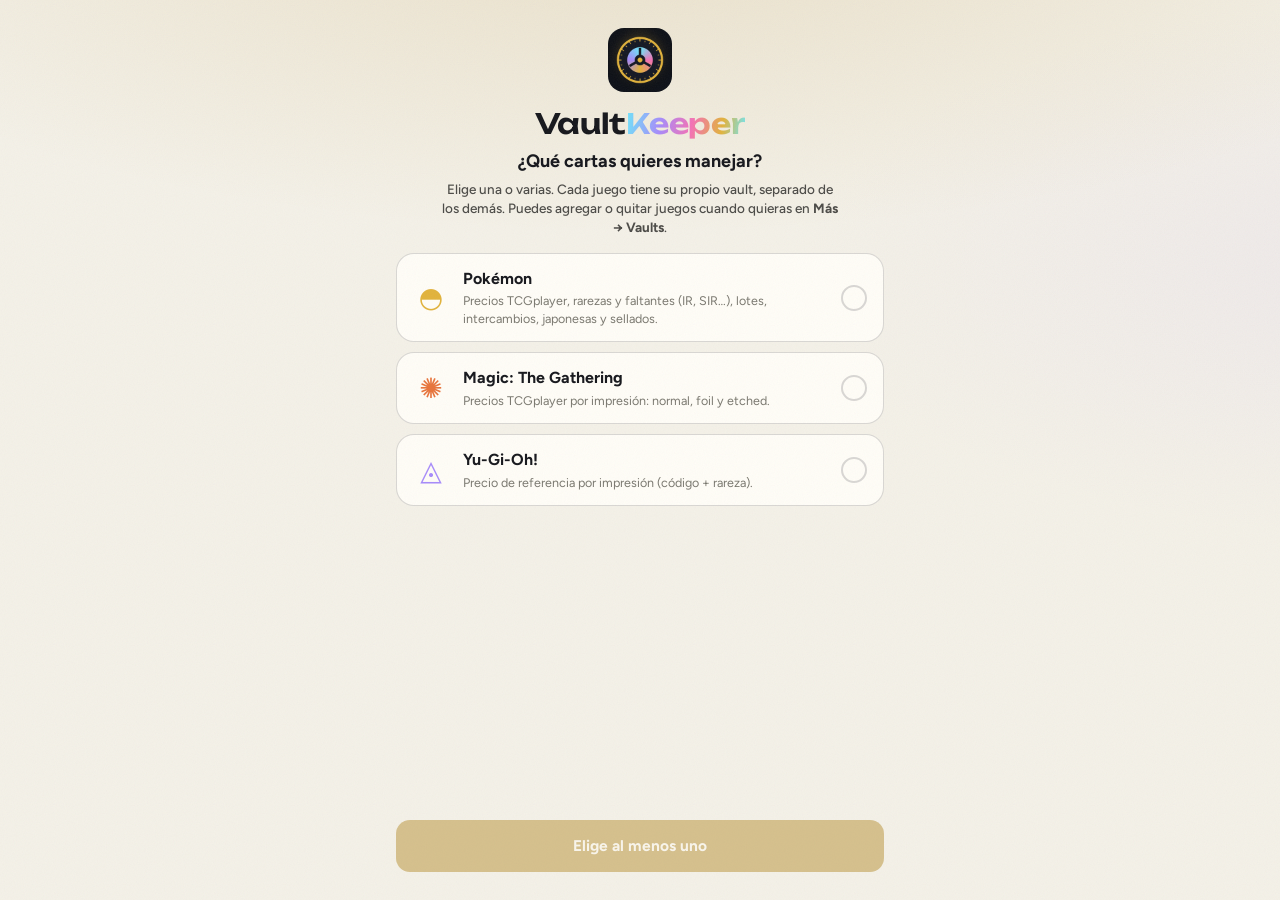
<file: index.html>
<!doctype html>
<html lang="es">
<head>
  <meta charset="utf-8">
  <meta name="viewport" content="width=device-width, initial-scale=1, maximum-scale=1, viewport-fit=cover">
  <title>VaultKeeper</title>
  <meta name="description" content="Escanea cartas Pokémon, compara con TCGplayer y lleva tu portafolio de compras, ventas e intercambios.">
  <meta name="theme-color" content="#0c0f16" media="(prefers-color-scheme: dark)">
  <meta name="theme-color" content="#f4f1e8" media="(prefers-color-scheme: light)">
  <meta name="apple-mobile-web-app-capable" content="yes">
  <meta name="mobile-web-app-capable" content="yes">
  <meta name="apple-mobile-web-app-status-bar-style" content="black-translucent">
  <meta name="apple-mobile-web-app-title" content="VaultKeeper">
  <link rel="apple-touch-icon" href="icons/apple-touch-icon.png">
  <link rel="icon" type="image/png" href="icons/favicon.png">
  <link rel="manifest" href="manifest.webmanifest">
  <link rel="preconnect" href="https://fonts.googleapis.com">
  <link rel="preconnect" href="https://fonts.gstatic.com" crossorigin>
  <link rel="preconnect" href="https://api.tcgdex.net">
  <link href="https://fonts.googleapis.com/css2?family=Figtree:wght@400;500;600;700;800&family=Unbounded:wght@500;600;700;800&display=swap" rel="stylesheet">
  <link rel="stylesheet" href="styles.css">
  <script>
    // Before the app starts: the first time, ask which card games to manage (elegir.html); later,
    // open the vault used last. Pokémon is this page; the other games live in otros.html.
    try {
      var ls = localStorage, j = function (k) { try { return JSON.parse(ls.getItem(k) || 'null'); } catch (e) { return null; } };
      var idOf = function (k) { return k === 'vaultkeeper:v1' ? 'pokemon' : k.split(':')[1]; };
      var withData = [];
      for (var i = 0; i < ls.length; i++) {
        var k = ls.key(i);
        if (/^vaultkeeper:(v1|[a-z0-9]+:v1)$/.test(k)) { var s = j(k); if (s && s.items && s.items.length) withData.push(idOf(k)); }
      }
      var legacy = j('vaultkeeper:vaults');
      var chosen = j('vaultkeeper:juegos') || (legacy ? ['pokemon'].concat(legacy) : null);
      if (!chosen && !withData.length) location.replace('elegir.html');
      else {
        var on = (chosen || []).concat(withData), last = ls.getItem('vaultkeeper:lastVault');
        var fresh = !sessionStorage.getItem('vk:session'), target = null;
        sessionStorage.setItem('vk:session', '1');
        var other = last && last !== 'pokemon' && on.indexOf(last) >= 0 ? last : null;
        // Pokémon not chosen: never stay here (except for the shared Ajustes).
        if (on.indexOf('pokemon') < 0 && location.hash.indexOf('#/ajustes') !== 0) target = other || on[0];
        else if (fresh) target = other;
        if (target && target !== 'pokemon') location.replace('otros.html?juego=' + target);
      }
    } catch (e) {}
  </script>
</head>
<body>
  <header class="topbar">
    <div class="brand-row">
      <a class="brand" href="#/inicio" aria-label="VaultKeeper inicio">
        <img src="icons/favicon.png" alt="" width="28" height="28">
        <span>Vault<em>Keeper</em></span>
      </a>
      <button class="vault-pill" type="button"></button>
    </div>
    <div class="top-right">
      <span class="fxchip" title="Tipo de cambio usado">US$1 = $—</span>
      <span class="offline-dot" title="Sin conexión">sin red</span>
      <a class="gear icon-btn" href="#/ajustes" aria-label="Ajustes">
        <svg width="20" height="20" viewBox="0 0 24 24" fill="none" stroke="currentColor" stroke-width="1.8"><circle cx="12" cy="12" r="3.2"/><path d="M19.4 15a1.7 1.7 0 0 0 .3 1.8l.1.1a2 2 0 1 1-2.8 2.8l-.1-.1a1.7 1.7 0 0 0-1.8-.3 1.7 1.7 0 0 0-1 1.5V21a2 2 0 1 1-4 0v-.1a1.7 1.7 0 0 0-1.1-1.5 1.7 1.7 0 0 0-1.8.3l-.1.1a2 2 0 1 1-2.8-2.8l.1-.1a1.7 1.7 0 0 0 .3-1.8 1.7 1.7 0 0 0-1.5-1H3a2 2 0 1 1 0-4h.1a1.7 1.7 0 0 0 1.5-1.1 1.7 1.7 0 0 0-.3-1.8l-.1-.1a2 2 0 1 1 2.8-2.8l.1.1a1.7 1.7 0 0 0 1.8.3H9a1.7 1.7 0 0 0 1-1.5V3a2 2 0 1 1 4 0v.1a1.7 1.7 0 0 0 1 1.5 1.7 1.7 0 0 0 1.8-.3l.1-.1a2 2 0 1 1 2.8 2.8l-.1.1a1.7 1.7 0 0 0-.3 1.8V9a1.7 1.7 0 0 0 1.5 1H21a2 2 0 1 1 0 4h-.1a1.7 1.7 0 0 0-1.5 1Z"/></svg>
      </a>
    </div>
    <div class="statusbar" hidden><i></i><span></span></div>
  </header>

  <main id="view"></main>

  <nav class="tabbar" aria-label="Secciones">
    <a href="#/inicio" data-route="inicio">
      <svg viewBox="0 0 24 24"><path d="M4 11.5 12 5l8 6.5V19a1 1 0 0 1-1 1h-4.5v-5h-5v5H5a1 1 0 0 1-1-1z"/></svg><span>Inicio</span>
    </a>
    <a href="#/coleccion" data-route="coleccion">
      <svg viewBox="0 0 24 24"><rect x="4" y="5" width="9" height="13" rx="1.6"/><path d="M15.5 7.2 19 8.1a1 1 0 0 1 .7 1.2l-2.6 9.6"/></svg><span>Colección</span>
    </a>
    <button class="scan-fab" aria-label="Escanear carta"><span><svg viewBox="0 0 24 24"><path d="M4 8V6a2 2 0 0 1 2-2h2M16 4h2a2 2 0 0 1 2 2v2M20 16v2a2 2 0 0 1-2 2h-2M8 20H6a2 2 0 0 1-2-2v-2"/><circle cx="12" cy="12" r="3.4"/></svg></span></button>
    <a href="#/faltantes" data-route="faltantes">
      <svg viewBox="0 0 24 24"><path d="m12 4 2.3 4.7 5.2.8-3.8 3.6.9 5.1L12 15.8l-4.6 2.4.9-5.1L4.5 9.5l5.2-.8z"/></svg><span>Faltantes</span>
    </a>
    <a href="#/mas" data-route="mas">
      <svg viewBox="0 0 24 24"><circle cx="5.5" cy="12" r="1.6"/><circle cx="12" cy="12" r="1.6"/><circle cx="18.5" cy="12" r="1.6"/></svg><span>Más</span>
    </a>
  </nav>

  <button class="to-top" aria-label="Volver arriba" tabindex="-1" aria-hidden="true"><svg viewBox="0 0 24 24"><path d="M12 19V5M5.5 11.5 12 5l6.5 6.5"/></svg></button>

  <div id="sheets"></div>
  <div id="toast" class="toast" role="status" aria-live="polite"></div>

  <script type="module" src="js/app.js"></script>
</body>
</html>
</file>
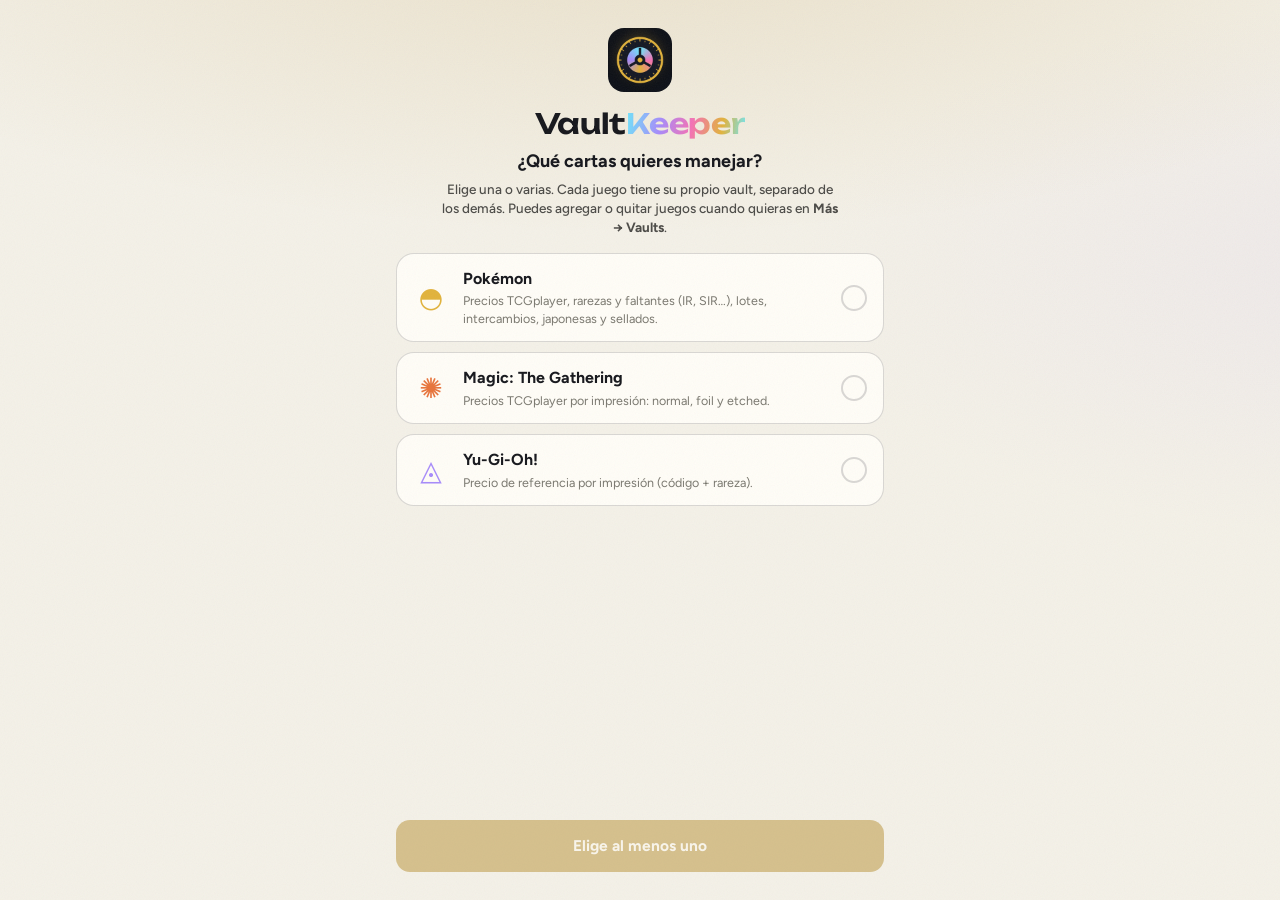
<file: elegir.html>
<!doctype html>
<html lang="es">
<head>
  <meta charset="utf-8">
  <meta name="viewport" content="width=device-width, initial-scale=1, maximum-scale=1, viewport-fit=cover">
  <title>VaultKeeper · ¿Qué cartas manejas?</title>
  <meta name="theme-color" content="#0c0f16" media="(prefers-color-scheme: dark)">
  <meta name="theme-color" content="#f4f1e8" media="(prefers-color-scheme: light)">
  <meta name="apple-mobile-web-app-capable" content="yes">
  <meta name="mobile-web-app-capable" content="yes">
  <meta name="apple-mobile-web-app-status-bar-style" content="black-translucent">
  <meta name="apple-mobile-web-app-title" content="VaultKeeper">
  <link rel="apple-touch-icon" href="icons/apple-touch-icon.png">
  <link rel="icon" type="image/png" href="icons/favicon.png">
  <link rel="manifest" href="manifest.webmanifest">
  <link href="https://fonts.googleapis.com/css2?family=Figtree:wght@400;500;600;700;800&family=Unbounded:wght@500;600;700;800&display=swap" rel="stylesheet">
  <link rel="stylesheet" href="styles.css">
</head>
<body class="chooser">
  <main class="choose">
    <div class="choose-head">
      <img src="icons/icon-192.png" alt="" width="64" height="64">
      <h1>Vault<em>Keeper</em></h1>
      <p>¿Qué cartas quieres manejar?</p>
      <p class="muted small">Elige una o varias. Cada juego tiene su propio vault, separado de los demás. Puedes agregar o quitar juegos cuando quieras en <b>Más → Vaults</b>.</p>
    </div>
    <div class="choose-list" role="group" aria-label="Juegos"></div>
    <button class="btn primary full start" disabled>Elige al menos uno</button>
  </main>
  <script type="module" src="js/elegir.js"></script>
</body>
</html>
</file>
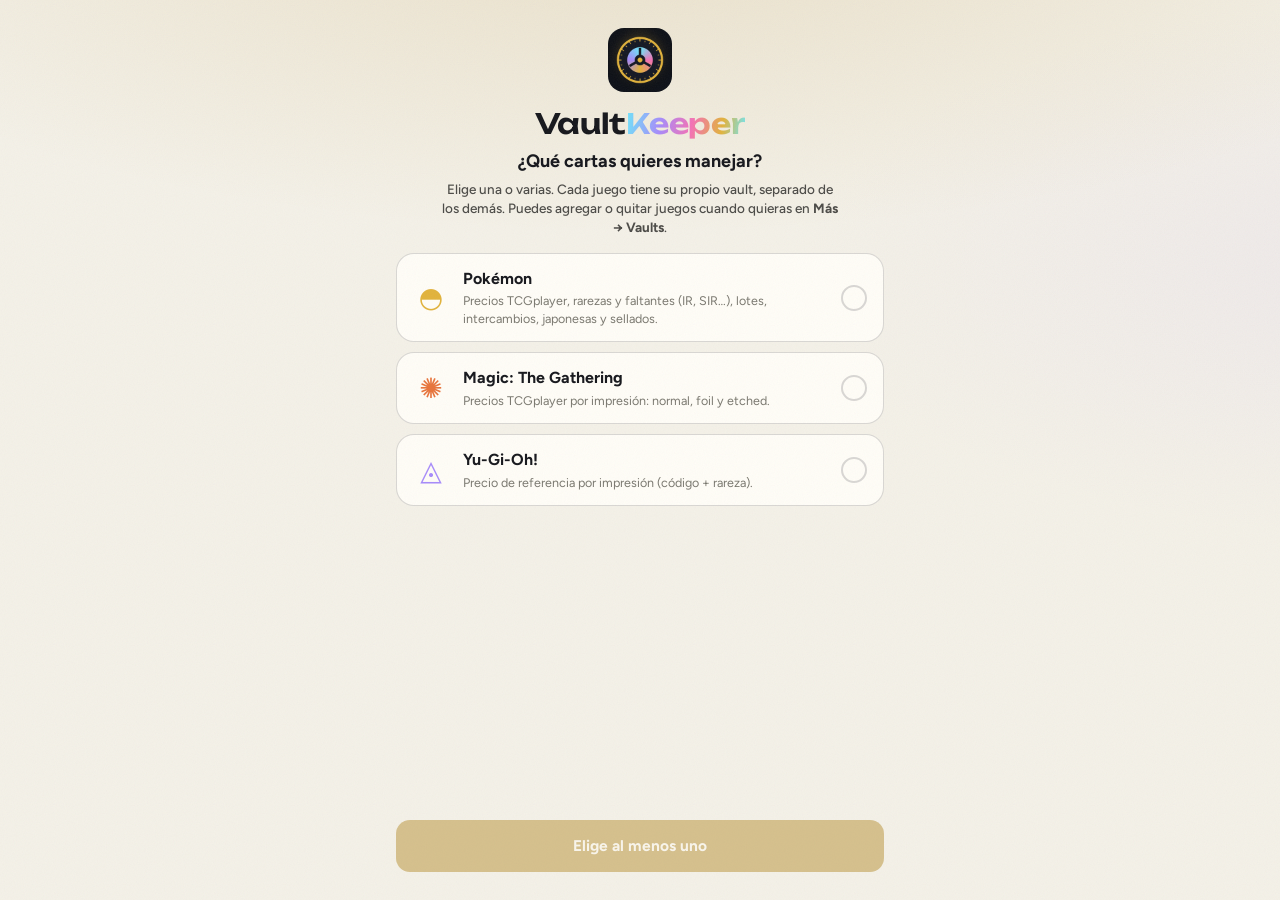
<file: otros.html>
<!doctype html>
<html lang="es">
<head>
  <meta charset="utf-8">
  <meta name="viewport" content="width=device-width, initial-scale=1, maximum-scale=1, viewport-fit=cover">
  <title>VaultKeeper</title>
  <meta name="description" content="Vaults de Magic: The Gathering y Yu-Gi-Oh! de VaultKeeper: precio TCGplayer, compras, ventas y portafolio, separados del vault de Pokémon.">
  <meta name="theme-color" content="#0c0f16" media="(prefers-color-scheme: dark)">
  <meta name="theme-color" content="#f4f1e8" media="(prefers-color-scheme: light)">
  <meta name="apple-mobile-web-app-capable" content="yes">
  <meta name="mobile-web-app-capable" content="yes">
  <meta name="apple-mobile-web-app-status-bar-style" content="black-translucent">
  <meta name="apple-mobile-web-app-title" content="VaultKeeper">
  <link rel="apple-touch-icon" href="icons/apple-touch-icon.png">
  <link rel="icon" type="image/png" href="icons/favicon.png">
  <link rel="manifest" href="manifest.webmanifest">
  <link rel="preconnect" href="https://fonts.googleapis.com">
  <link rel="preconnect" href="https://fonts.gstatic.com" crossorigin>
  <link href="https://fonts.googleapis.com/css2?family=Figtree:wght@400;500;600;700;800&family=Unbounded:wght@500;600;700;800&display=swap" rel="stylesheet">
  <link rel="stylesheet" href="styles.css">
  <script>
    // Nothing chosen yet and no cards anywhere: ask first (elegir.html).
    try {
      var ls = localStorage, j = function (k) { try { return JSON.parse(ls.getItem(k) || 'null'); } catch (e) { return null; } };
      var idOf = function (k) { return k === 'vaultkeeper:v1' ? 'pokemon' : k.split(':')[1]; };
      var withData = [];
      for (var i = 0; i < ls.length; i++) {
        var k = ls.key(i);
        if (/^vaultkeeper:(v1|[a-z0-9]+:v1)$/.test(k)) { var s = j(k); if (s && s.items && s.items.length) withData.push(idOf(k)); }
      }
      var legacy = j('vaultkeeper:vaults');
      var chosen = j('vaultkeeper:juegos') || (legacy ? ['pokemon'].concat(legacy) : null);
      if (!chosen && !withData.length) location.replace('elegir.html');
      sessionStorage.setItem('vk:session', '1');
    } catch (e) {}
  </script>
</head>
<body class="tcg">
  <header class="topbar">
    <div class="brand-row">
      <a class="brand" href="#/inicio" aria-label="VaultKeeper inicio">
        <img src="icons/favicon.png" alt="" width="28" height="28">
        <span>Vault<em>Keeper</em></span>
      </a>
      <button class="vault-pill" type="button"></button>
    </div>
    <div class="top-right">
      <span class="fxchip" title="Tipo de cambio usado">US$1 = $—</span>
      <span class="offline-dot" title="Sin conexión">sin red</span>
    </div>
  </header>

  <main id="view"></main>

  <nav class="tabbar" aria-label="Secciones">
    <a href="#/inicio" data-route="inicio">
      <svg viewBox="0 0 24 24"><path d="M4 11.5 12 5l8 6.5V19a1 1 0 0 1-1 1h-4.5v-5h-5v5H5a1 1 0 0 1-1-1z"/></svg><span>Inicio</span>
    </a>
    <a href="#/coleccion" data-route="coleccion">
      <svg viewBox="0 0 24 24"><rect x="4" y="5" width="9" height="13" rx="1.6"/><path d="M15.5 7.2 19 8.1a1 1 0 0 1 .7 1.2l-2.6 9.6"/></svg><span>Colección</span>
    </a>
    <button class="scan-fab" aria-label="Escanear o buscar carta"><span><svg viewBox="0 0 24 24"><path d="M4 8V6a2 2 0 0 1 2-2h2M16 4h2a2 2 0 0 1 2 2v2M20 16v2a2 2 0 0 1-2 2h-2M8 20H6a2 2 0 0 1-2-2v-2"/><circle cx="12" cy="12" r="3.4"/></svg></span></button>
    <a href="#/faltantes" data-route="faltantes">
      <svg viewBox="0 0 24 24"><path d="m12 4 2.3 4.7 5.2.8-3.8 3.6.9 5.1L12 15.8l-4.6 2.4.9-5.1L4.5 9.5l5.2-.8z"/></svg><span>Faltantes</span>
    </a>
    <a href="#/mas" data-route="mas">
      <svg viewBox="0 0 24 24"><circle cx="5.5" cy="12" r="1.6"/><circle cx="12" cy="12" r="1.6"/><circle cx="18.5" cy="12" r="1.6"/></svg><span>Más</span>
    </a>
  </nav>

  <div id="sheets"></div>
  <div id="toast" class="toast" role="status" aria-live="polite"></div>

  <script type="module" src="js/tcg/app.js"></script>
</body>
</html>
</file>
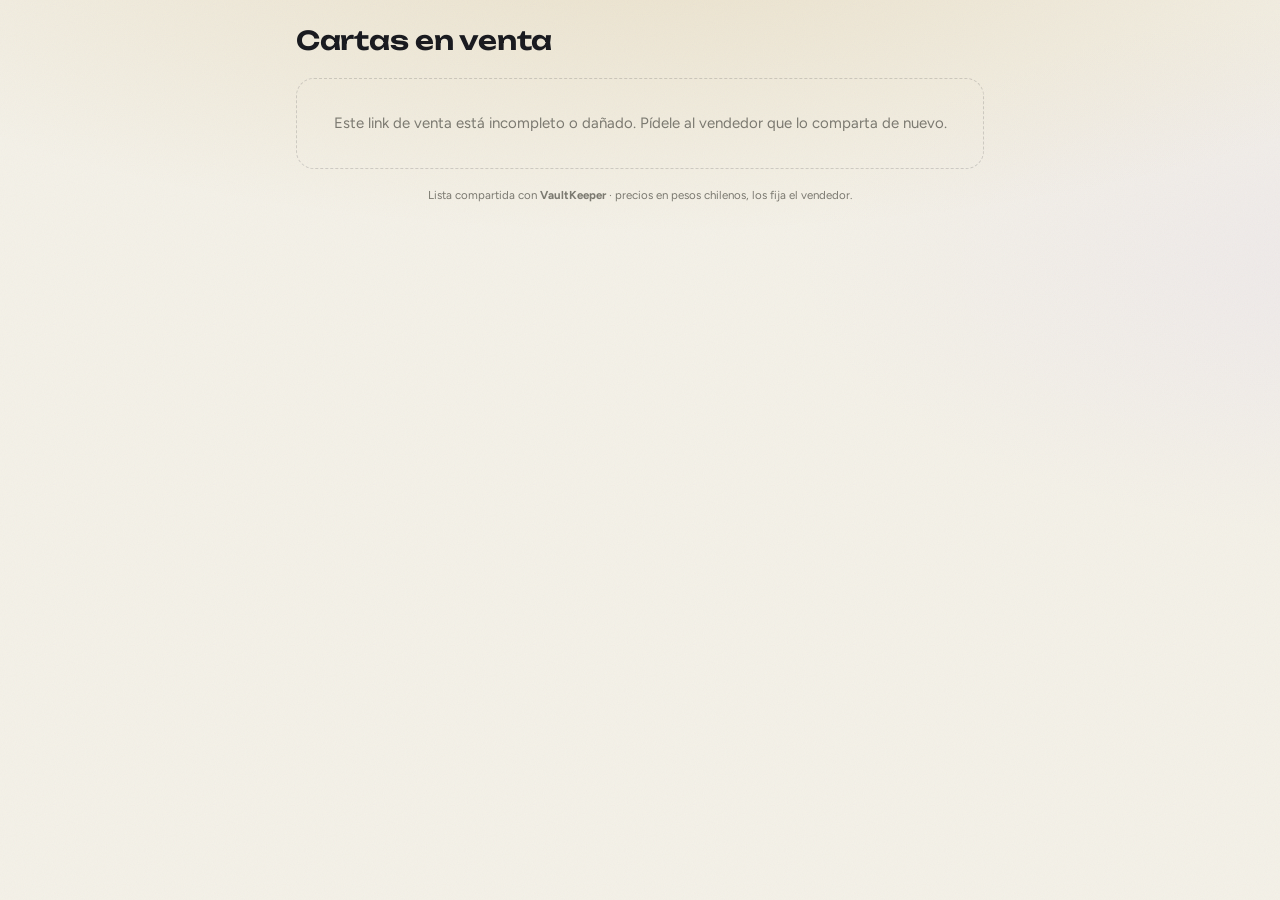
<file: venta.html>
<!doctype html>
<html lang="es">
<head>
  <meta charset="utf-8">
  <meta name="viewport" content="width=device-width, initial-scale=1, viewport-fit=cover">
  <title>Cartas en venta</title>
  <meta name="description" content="Lista de cartas en venta compartida con VaultKeeper.">
  <meta name="theme-color" content="#0c0f16">
  <link rel="icon" type="image/png" href="icons/favicon.png">
  <link href="https://fonts.googleapis.com/css2?family=Figtree:wght@400;500;600;700;800&family=Unbounded:wght@500;600;700;800&display=swap" rel="stylesheet">
  <link rel="stylesheet" href="styles.css">
</head>
<body class="venta">
  <main class="venta-page">
    <header class="venta-head">
      <h1 class="venta-title">Cartas en venta</h1>
      <p class="muted small venta-meta"></p>
    </header>
    <div class="grid venta-grid"><div class="loading">Cargando la lista…</div></div>
    <footer class="venta-foot"></footer>
    <p class="muted tiny venta-credit">Lista compartida con <b>VaultKeeper</b> · precios en pesos chilenos, los fija el vendedor.</p>
  </main>
  <script type="module" src="js/venta.js"></script>
</body>
</html>
</file>
<file: styles.css>
/* VaultKeeper — "bóveda nocturna": ink-dark vault, brass numerals, holo-foil accents. */

:root {
  color-scheme: dark;
  --bg: #0c0f16;
  --bg-2: #10141d;
  --surface: #141823;
  --surface-2: #1b2030;
  --surface-3: #242a3c;
  --line: rgba(255, 255, 255, 0.08);
  --line-2: rgba(255, 255, 255, 0.14);
  --text: #f3efe4;
  --text-2: #b4b1a6;
  --muted: #7d8190;
  --brass: #e2b33c;
  --brass-ink: #1a1405;
  --pos: #45c486;
  --neg: #f0706a;
  --warn: #f2b84b;
  --series-value: #c98500;
  --series-cost: #3987e5;
  --foil: conic-gradient(from 200deg, #6ee7f9, #a78bfa, #f472b6, #e2b33c, #6ee7f9);
  --foil-lin: linear-gradient(100deg, #6ee7f9 0%, #a78bfa 30%, #f472b6 55%, #e2b33c 80%, #6ee7f9 100%);
  --radius: 18px;
  --radius-s: 12px;
  --shadow: 0 12px 40px rgba(0, 0, 0, 0.45);
  --display: 'Unbounded', 'Figtree', system-ui, sans-serif;
  --body: 'Figtree', system-ui, -apple-system, sans-serif;
  --safe-t: env(safe-area-inset-top, 0px);
  /* --vgap: how much shorter than the screen iOS made the viewport (set in app.js). That strip,
     home indicator included, is already outside the page, so it no longer needs the inset. */
  --safe-b: max(0px, calc(env(safe-area-inset-bottom, 0px) - var(--vgap, 0px)));
  --tabbar-h: 68px;
}

@media (prefers-color-scheme: light) {
  :root {
    color-scheme: light;
    --bg: #f4f1e8;
    --bg-2: #ece8dc;
    --surface: #fffdf7;
    --surface-2: #f3efe4;
    --surface-3: #e7e2d4;
    --line: rgba(20, 20, 30, 0.09);
    --line-2: rgba(20, 20, 30, 0.16);
    --text: #16171c;
    --text-2: #4c4b47;
    --muted: #7a786f;
    --brass: #a87908;
    --brass-ink: #fffaf0;
    --pos: #12834f;
    --neg: #c8312b;
    --warn: #9a6400;
    --series-value: #b07800;
    --series-cost: #2a78d6;
    --shadow: 0 10px 30px rgba(40, 30, 10, 0.12);
  }
}

* { box-sizing: border-box; -webkit-tap-highlight-color: transparent; }
html { background: var(--bg); -webkit-text-size-adjust: 100%; text-size-adjust: 100%; }
body {
  margin: 0;
  min-height: 100dvh;
  font-family: var(--body);
  font-size: 15px;
  line-height: 1.4;
  color: var(--text);
  background:
    radial-gradient(120% 60% at 50% -10%, color-mix(in oklab, var(--brass) 14%, transparent), transparent 60%),
    radial-gradient(80% 50% at 110% 30%, color-mix(in oklab, #a78bfa 8%, transparent), transparent 60%),
    var(--bg);
  background-attachment: fixed;
  -webkit-font-smoothing: antialiased;
  overflow-x: hidden;
}
body::before {
  /* fine grain */
  content: '';
  position: fixed;
  inset: 0;
  pointer-events: none;
  opacity: 0.05;
  z-index: 0;
  background-image: url("data:image/svg+xml,%3Csvg xmlns='http://www.w3.org/2000/svg' width='160' height='160'%3E%3Cfilter id='n'%3E%3CfeTurbulence type='fractalNoise' baseFrequency='.9' numOctaves='2' stitchTiles='stitch'/%3E%3C/filter%3E%3Crect width='100%25' height='100%25' filter='url(%23n)'/%3E%3C/svg%3E");
}
body.has-sheet { overflow: hidden; }

h1, h2, h3 { margin: 0; font-family: var(--display); font-weight: 600; letter-spacing: -0.01em; }
h1 { font-size: 26px; }
h2 { font-size: 15px; }
h3 { font-size: 18px; line-height: 1.2; }
p { margin: 0.4em 0; }
a { color: inherit; }
button, input, select { font: inherit; color: inherit; }
button { cursor: pointer; }
img { display: block; }
.muted { color: var(--text-2); }
.small { font-size: 13px; }
.tiny { font-size: 11.5px; color: var(--muted); }
.pos { color: var(--pos); }
.neg { color: var(--neg); }
.flat { color: var(--text-2); }
b, .hero-value, .big, .tile-val, .kv b, .trow-val, .rank-side { font-variant-numeric: tabular-nums; }

/* ───────────── top bar */
.topbar {
  position: sticky;
  top: 0;
  z-index: 20;
  display: flex;
  align-items: center;
  justify-content: space-between;
  padding: calc(var(--safe-t) + 10px) 16px 10px;
  background: color-mix(in oklab, var(--bg) 78%, transparent);
  backdrop-filter: blur(16px) saturate(1.4);
  -webkit-backdrop-filter: blur(16px) saturate(1.4);
  border-bottom: 1px solid var(--line);
}
.brand { display: flex; align-items: center; gap: 9px; text-decoration: none; }
.brand img { border-radius: 8px; }
.brand span { font-family: var(--display); font-weight: 700; font-size: 17px; letter-spacing: -0.02em; }
.brand em { font-style: normal; background: var(--foil-lin); -webkit-background-clip: text; background-clip: text; color: transparent; background-size: 200% 100%; animation: sheen 9s linear infinite; }
.top-right { display: flex; align-items: center; gap: 8px; }
.fxchip { font-size: 12px; font-weight: 600; color: var(--text-2); padding: 5px 9px; border: 1px solid var(--line-2); border-radius: 99px; font-variant-numeric: tabular-nums; }
.offline-dot { display: none; font-size: 11px; font-weight: 700; color: var(--warn); border: 1px solid currentColor; border-radius: 99px; padding: 3px 7px; }
body.offline .offline-dot { display: inline-block; }
.icon-btn { display: inline-grid; place-items: center; width: 36px; height: 36px; border-radius: 12px; border: 1px solid var(--line); background: var(--surface); color: var(--text-2); text-decoration: none; flex: none; }
.gear.on { color: var(--brass); border-color: var(--brass); }
.statusbar { position: absolute; left: 0; right: 0; bottom: -1px; height: 22px; transform: translateY(100%); display: flex; align-items: center; justify-content: center; font-size: 11.5px; color: var(--text-2); background: var(--surface); border-bottom: 1px solid var(--line); overflow: hidden; }
.statusbar i { position: absolute; left: 0; top: 0; bottom: 0; background: color-mix(in oklab, var(--brass) 20%, transparent); transition: width 0.3s; }
.statusbar span { position: relative; }

/* ───────────── main */
#view {
  position: relative;
  z-index: 1;
  max-width: 820px;
  margin: 0 auto;
  padding: 18px 16px calc(var(--tabbar-h) + var(--safe-b) + 36px);
  display: flex;
  flex-direction: column;
  gap: 16px;
}
.view-head p { margin-top: 4px; }
.rise { animation: rise 0.5s cubic-bezier(0.2, 0.7, 0.2, 1) both; animation-delay: calc(var(--d, 0) * 60ms); }
@keyframes rise { from { opacity: 0; transform: translateY(10px); } }
@keyframes sheen { to { background-position: 200% 0; } }

/* ───────────── hero */
.hero {
  position: relative;
  padding: 22px 20px 16px;
  border-radius: 24px;
  background:
    linear-gradient(160deg, color-mix(in oklab, var(--surface-2) 92%, var(--brass)) 0%, var(--surface) 60%);
  border: 1px solid var(--line-2);
  box-shadow: var(--shadow);
  overflow: hidden;
  isolation: isolate;
}
.hero::after {
  content: '';
  position: absolute;
  inset: -40% -20% auto auto;
  width: 260px;
  height: 260px;
  border-radius: 50%;
  background: var(--foil);
  filter: blur(60px);
  opacity: 0.22;
  z-index: -1;
  animation: drift 14s ease-in-out infinite alternate;
}
@keyframes drift { to { transform: translate(-60px, 40px) rotate(90deg); } }
.hero-label { font-size: 12px; text-transform: uppercase; letter-spacing: 0.14em; color: var(--text-2); font-weight: 700; }
.hero-value { font-family: var(--display); font-weight: 700; font-size: clamp(34px, 10vw, 48px); letter-spacing: -0.03em; line-height: 1.05; margin-top: 6px; }
.hero-alt { color: var(--text-2); font-size: 13.5px; margin-top: 2px; }
.hero-stats { display: grid; grid-template-columns: repeat(3, 1fr); gap: 8px; margin-top: 18px; }
.hero-stats div { background: color-mix(in oklab, var(--bg) 40%, transparent); border: 1px solid var(--line); border-radius: 14px; padding: 9px 10px; min-width: 0; }
.hero-stats span { display: block; font-size: 11px; color: var(--muted); text-transform: uppercase; letter-spacing: 0.08em; font-weight: 700; }
.hero-stats b { display: block; font-size: 14.5px; margin-top: 3px; white-space: nowrap; overflow: hidden; text-overflow: ellipsis; }
.hero-stats small { display: block; font-size: 11.5px; font-weight: 600; opacity: 0.9; overflow: hidden; text-overflow: ellipsis; }
.hero-foot { display: flex; justify-content: space-between; align-items: center; gap: 8px; margin-top: 12px; font-size: 12px; color: var(--muted); }
.link { background: none; border: 0; padding: 0; color: var(--brass); font-weight: 700; font-size: 12.5px; }

.quick { display: grid; grid-template-columns: 1fr 1fr; gap: 10px; }
.qa { text-align: left; padding: 14px; border-radius: var(--radius); border: 1px solid var(--line); background: var(--surface); display: grid; gap: 2px; position: relative; overflow: hidden; }
.qa b { font-size: 14.5px; }
.qa small { color: var(--muted); font-size: 12px; }
.qa-ico { font-size: 20px; color: var(--brass); line-height: 1; margin-bottom: 6px; }
.qa.scan { border-color: color-mix(in oklab, var(--brass) 45%, var(--line)); }
.qa:active { transform: scale(0.98); }

/* ───────────── panels */
.panel { background: var(--surface); border: 1px solid var(--line); border-radius: var(--radius); padding: 16px; display: flex; flex-direction: column; gap: 10px; min-width: 0; }
.panel-head { display: flex; justify-content: space-between; align-items: center; gap: 10px; flex-wrap: wrap; }
.legend { display: flex; gap: 14px; font-size: 12.5px; color: var(--text-2); }
.legend span { display: inline-flex; align-items: center; gap: 6px; }
.sw { display: inline-block; width: 14px; height: 3px; border-radius: 2px; vertical-align: middle; margin-right: 6px; }
.legend .sw { margin-right: 0; }
.sw-value { background: var(--series-value); }
.sw-cost { background: var(--series-cost); }
.chart-box { position: relative; min-height: 120px; }
.table-view summary { font-size: 12.5px; color: var(--muted); cursor: pointer; }
.table-view table { width: 100%; border-collapse: collapse; font-size: 12.5px; margin-top: 8px; font-variant-numeric: tabular-nums; }
.table-view th, .table-view td { text-align: right; padding: 5px 4px; border-bottom: 1px solid var(--line); }
.table-view th:first-child, .table-view td:first-child { text-align: left; }
.tv { max-height: 240px; overflow: auto; }

/* chart */
.pchart { display: block; width: 100%; height: auto; overflow: visible; touch-action: pan-y; }
.pchart .grid line { stroke: var(--line); stroke-width: 1; }
.pchart .grid line.zero { stroke: var(--line-2); stroke-dasharray: 3 3; }
.pchart .tick { fill: var(--muted); font-size: 10.5px; font-family: var(--body); font-variant-numeric: tabular-nums; }
.pchart .strip-title { fill: var(--text-2); font-size: 11.5px; font-weight: 700; font-family: var(--body); }
.pchart .line { fill: none; stroke-width: 2; stroke-linecap: round; stroke-linejoin: round; }
.pchart .line-value { stroke: var(--series-value); }
.pchart .line-cost { stroke: var(--series-cost); }
.pchart .line-pct { stroke: var(--text-2); }
.pchart .area-value { fill: var(--series-value); opacity: 0.1; }
.pchart .area-pos { fill: var(--pos); opacity: 0.16; }
.pchart .area-neg { fill: var(--neg); opacity: 0.16; }
.pchart .dot { stroke: var(--surface); stroke-width: 2; }
.pchart .dot-value { fill: var(--series-value); }
.pchart .dot-cost { fill: var(--series-cost); }
.pchart .dot-pct { fill: var(--text-2); }
.pchart .vline { stroke: var(--line-2); stroke-width: 1; }
.pchart .endlbl { font-size: 11px; font-weight: 700; font-family: var(--body); fill: var(--text-2); }
.pchart .endlbl.pos { fill: var(--pos); }
.pchart .endlbl.neg { fill: var(--neg); }
.ctip { position: absolute; display: none; pointer-events: none; background: var(--surface-3); border: 1px solid var(--line-2); border-radius: 10px; padding: 8px 10px; font-size: 12px; line-height: 1.55; box-shadow: var(--shadow); white-space: nowrap; z-index: 2; }
.ctip b { font-variant-numeric: tabular-nums; margin-left: 4px; }
.ctip-d { color: var(--muted); font-size: 11px; font-weight: 700; }

/* ───────────── ranking */
.rank { list-style: none; margin: 0; padding: 0; display: flex; flex-direction: column; gap: 8px; }
.rank-row { display: grid; grid-template-columns: 18px 46px 1fr auto; gap: 10px; align-items: center; padding: 10px; border-radius: 14px; background: var(--surface-2); border: 1px solid var(--line); cursor: pointer; }
.rank-n { font-family: var(--display); font-weight: 700; color: var(--brass); font-size: 15px; text-align: center; }
.rank-row img { width: 46px; height: 64px; object-fit: cover; border-radius: 5px; background: var(--surface-3); }
.rank-main { min-width: 0; }
.rank-name { font-weight: 700; font-size: 14px; white-space: nowrap; overflow: hidden; text-overflow: ellipsis; }
.rank-name small { display: block; font-weight: 500; color: var(--muted); font-size: 11.5px; }
.rank-why { font-size: 12px; color: var(--text-2); margin-top: 2px; }
.rank-list { font-size: 11.5px; color: var(--muted); margin-top: 2px; }
.rank-side { text-align: right; display: grid; justify-items: end; gap: 2px; }
.rank-side b { font-size: 14px; }
.rank-side small { font-size: 11.5px; color: var(--text-2); }
.chip-btn { margin-top: 4px; font-size: 12px; font-weight: 700; padding: 5px 10px; border-radius: 99px; border: 1px solid var(--brass); color: var(--brass); background: transparent; }

/* ───────────── controls */
.btn { display: inline-flex; align-items: center; justify-content: center; gap: 6px; min-height: 46px; padding: 0 16px; border-radius: 14px; border: 1px solid var(--line-2); background: var(--surface-2); font-weight: 700; font-size: 14.5px; text-decoration: none; text-align: center; flex: 1; }
.btn.primary { background: var(--brass); color: var(--brass-ink); border-color: transparent; box-shadow: 0 6px 20px color-mix(in oklab, var(--brass) 30%, transparent); }
.btn.primary:disabled { opacity: 0.4; box-shadow: none; }
.btn.ghost { background: transparent; }
.btn.danger { color: var(--neg); border-color: color-mix(in oklab, var(--neg) 45%, transparent); }
.btn.full { width: 100%; flex: none; }
.btn:active { transform: scale(0.985); }
.btn-row { display: flex; gap: 8px; }
.btn-col { display: flex; flex-direction: column; gap: 8px; }

.seg { display: inline-flex; padding: 3px; border-radius: 12px; background: var(--surface-2); border: 1px solid var(--line); gap: 2px; flex-wrap: nowrap; }
.seg button { border: 0; background: transparent; padding: 8px 12px; border-radius: 9px; font-weight: 700; font-size: 13px; color: var(--text-2); white-space: nowrap; flex: 1; }
.seg button.on { background: var(--surface-3); color: var(--text); box-shadow: 0 1px 0 var(--line-2) inset; }
.seg.small button { padding: 6px 10px; font-size: 12px; }
.panel > .seg, .form .seg, .card-detail .seg { display: flex; }

.input { width: 100%; min-height: 44px; padding: 10px 12px; border-radius: 12px; border: 1px solid var(--line-2); background: var(--bg-2); font-size: 16px; outline: none; }
.input:focus { border-color: var(--brass); box-shadow: 0 0 0 3px color-mix(in oklab, var(--brass) 20%, transparent); }
.input.small { min-height: 36px; padding: 6px 10px; font-size: 14px; width: auto; }
select.input { appearance: none; background-image: linear-gradient(45deg, transparent 50%, var(--muted) 50%), linear-gradient(135deg, var(--muted) 50%, transparent 50%); background-position: calc(100% - 15px) 52%, calc(100% - 10px) 52%; background-size: 5px 5px; background-repeat: no-repeat; padding-right: 28px; }
.money-in { display: flex; gap: 8px; align-items: stretch; }
.money-in .input { flex: 1; min-width: 0; font-size: 20px; font-weight: 700; font-variant-numeric: tabular-nums; }
.money-in .seg { flex: none; }
.money-in .btn { flex: none; }
.field { display: flex; flex-direction: column; gap: 6px; min-width: 0; }
/* iOS draws date fields with their own intrinsic width that ignores width:100% and pushes the
   form sideways; drop the native look so they fit their column like any other input. */
input[type='date'].input { -webkit-appearance: none; appearance: none; display: block; min-width: 0; max-width: 100%; line-height: 1.3; }
input[type='date'].input::-webkit-date-and-time-value { text-align: left; margin: 0; }
.field > span { font-size: 12.5px; font-weight: 700; color: var(--text-2); }
.row2 { display: grid; grid-template-columns: repeat(2, minmax(0, 1fr)); gap: 10px; }
.form { display: flex; flex-direction: column; gap: 14px; }

.switch { display: inline-flex; align-items: center; gap: 8px; font-size: 12.5px; color: var(--text-2); font-weight: 600; }
.switch input { appearance: none; width: 36px; height: 22px; border-radius: 99px; background: var(--surface-3); position: relative; transition: background 0.2s; margin: 0; }
.switch input::after { content: ''; position: absolute; top: 3px; left: 3px; width: 16px; height: 16px; border-radius: 50%; background: var(--text); transition: transform 0.2s; }
.switch input:checked { background: var(--brass); }
.switch input:checked::after { transform: translateX(14px); background: var(--brass-ink); }

.kv { display: flex; justify-content: space-between; gap: 12px; padding: 8px 0; border-bottom: 1px dashed var(--line); font-size: 14px; }
.kv span { color: var(--text-2); }
.kv b { text-align: right; }
.kv em { font-style: normal; font-size: 12px; }
.kvs { display: flex; flex-direction: column; }
.kv3 { display: grid; grid-template-columns: repeat(3, 1fr); gap: 6px; }
.kv3 div { background: var(--surface-2); border-radius: 10px; padding: 8px; text-align: center; }
.kv3 span { display: block; font-size: 11px; color: var(--muted); font-weight: 700; text-transform: uppercase; letter-spacing: 0.06em; }

/* ───────────── rarity chips */
.chips-scroll { display: flex; gap: 6px; overflow-x: auto; padding-bottom: 4px; margin: 0 -16px; padding-inline: 16px; scroll-padding-inline: 16px; scrollbar-width: none; }
.chips-scroll::-webkit-scrollbar { display: none; }
.chips-wrap { display: flex; flex-wrap: wrap; gap: 6px; }
.rchip { display: inline-flex; align-items: center; gap: 6px; padding: 6px 10px 6px 7px; border-radius: 99px; border: 1px solid var(--line-2); background: var(--surface); font-size: 12.5px; font-weight: 700; white-space: nowrap; color: var(--text-2); }
.rchip em { font-style: normal; font-size: 11px; color: var(--muted); background: var(--surface-2); border-radius: 99px; padding: 1px 6px; }
.rchip.on { color: var(--text); border-color: var(--brass); background: color-mix(in oklab, var(--brass) 14%, var(--surface)); }
.rsym { flex: none; filter: drop-shadow(0 0 0.5px rgba(0, 0, 0, 0.6)); color: var(--text-2); }

.filters { display: flex; flex-direction: column; gap: 10px; }
.filter-row { display: flex; gap: 8px; flex-wrap: wrap; align-items: center; }

/* ───────────── grids & tiles */
.grid { display: grid; grid-template-columns: repeat(auto-fill, minmax(150px, 1fr)); gap: 12px; }
.grid-tight { grid-template-columns: repeat(auto-fill, minmax(118px, 1fr)); gap: 10px; }
.tile { text-align: left; padding: 0; border: 0; background: none; display: flex; flex-direction: column; gap: 7px; min-width: 0; }
.tile-img { position: relative; aspect-ratio: 63 / 88; border-radius: 9px; overflow: hidden; background: var(--surface-2); box-shadow: 0 6px 18px rgba(0, 0, 0, 0.35); transition: transform 0.2s; }
.tile-img img { width: 100%; height: 100%; object-fit: cover; }
.tile:active .tile-img { transform: scale(0.97); }
.tile.dim .tile-img img { filter: grayscale(0.85) brightness(0.55); }
.tile.dim .tile-meta { opacity: 0.75; }
.tile-meta { min-width: 0; }
.tile-name { display: flex; align-items: center; gap: 5px; font-weight: 700; font-size: 13px; }
.tile-name span { white-space: nowrap; overflow: hidden; text-overflow: ellipsis; }
.tile-sub { font-size: 11.5px; color: var(--muted); white-space: nowrap; overflow: hidden; text-overflow: ellipsis; }
.tile-val { display: flex; justify-content: space-between; align-items: baseline; gap: 6px; margin-top: 3px; font-size: 13px; }
.tile-val em { font-style: normal; font-weight: 700; font-size: 12px; }
.badge { position: absolute; top: 6px; right: 6px; width: 24px; height: 24px; display: grid; place-items: center; border-radius: 50%; font-size: 13px; font-weight: 800; background: rgba(0, 0, 0, 0.6); color: #fff; backdrop-filter: blur(4px); }
.badge.have { background: var(--pos); color: #04170d; }
.badge.wish { color: #f472b6; }
.badge.keep { color: var(--brass); }
.badge.check { background: rgba(0, 0, 0, 0.45); color: transparent; border: 2px solid #fff; }
.badge.check.on { background: var(--brass); color: var(--brass-ink); border-color: var(--brass); }

/* ───────────── checklist */
.rgrid { display: grid; grid-auto-flow: column; grid-template-rows: repeat(2, auto); grid-auto-columns: 112px; gap: 8px; overflow-x: auto; margin: 0 -16px; padding: 0 16px 4px; scrollbar-width: none; scroll-snap-type: x proximity; scroll-padding-inline: 16px; /* snap to the page margin, not to the screen edge */ }
.rgrid::-webkit-scrollbar { display: none; }
.rcard { display: flex; flex-direction: column; align-items: flex-start; gap: 6px; padding: 10px; border-radius: 14px; border: 1px solid var(--line); background: var(--surface); text-align: left; min-height: 78px; position: relative; scroll-snap-align: start; }
@media (min-width: 700px) { .rgrid { grid-auto-flow: row; grid-template-rows: none; grid-template-columns: repeat(auto-fill, minmax(112px, 1fr)); overflow: visible; margin: 0; padding: 0; } }
.rcard span { font-size: 12px; font-weight: 700; line-height: 1.2; }
.rcard em { position: absolute; top: 9px; right: 9px; font-style: normal; font-size: 10.5px; font-weight: 800; color: var(--muted); letter-spacing: 0.04em; }
.rcard.on { border-color: var(--brass); background: color-mix(in oklab, var(--brass) 12%, var(--surface)); box-shadow: 0 0 0 1px var(--brass) inset; }
.heart { color: #f472b6; font-size: 22px; line-height: 1; }
.heart.big { font-size: 30px; }
.cl-body { display: flex; flex-direction: column; gap: 12px; }
.progress-card { border-radius: var(--radius); padding: 16px; background: var(--surface); border: 1px solid var(--line-2); position: relative; overflow: hidden; display: flex; flex-direction: column; gap: 8px; }
.progress-card::before { content: ''; position: absolute; inset: 0 0 auto 0; height: 3px; background: var(--foil-lin); background-size: 200% 100%; animation: sheen 6s linear infinite; }
.pc-top { display: flex; gap: 10px; align-items: center; }
.pc-top b { display: block; font-family: var(--display); font-weight: 600; font-size: 15px; }
.pc-num { font-family: var(--display); font-size: 30px; font-weight: 700; display: flex; align-items: baseline; gap: 6px; font-variant-numeric: tabular-nums; }
.pc-num b { color: var(--brass); }
.pc-num span { margin-left: auto; font-size: 15px; color: var(--text-2); }
.bar { height: 8px; border-radius: 99px; background: var(--surface-3); overflow: hidden; }
.bar i { display: block; height: 100%; border-radius: 99px; background: var(--foil-lin); }

/* ───────────── trade */
.tlist { display: flex; flex-direction: column; gap: 6px; }
.trow { display: grid; grid-template-columns: 38px 1fr auto 32px; gap: 10px; align-items: center; padding: 6px; border-radius: 12px; background: var(--surface-2); }
.trow img { width: 38px; height: 53px; object-fit: cover; border-radius: 4px; }
.trow-main { min-width: 0; }
.trow-main b, .trow-main small { display: block; white-space: nowrap; overflow: hidden; text-overflow: ellipsis; }
.trow-main small, .trow-val small { color: var(--muted); font-size: 11.5px; }
.trow-val { text-align: right; }
.trow-val b, .trow-val small { display: block; }
.trow .icon-btn { width: 30px; height: 30px; font-size: 12px; }
.balance { position: sticky; bottom: calc(var(--tabbar-h) + var(--safe-b) + 10px); z-index: 5; background: color-mix(in oklab, var(--surface-2) 92%, transparent); backdrop-filter: blur(14px); -webkit-backdrop-filter: blur(14px); border: 1px solid var(--line-2); border-radius: var(--radius); padding: 14px; display: flex; flex-direction: column; gap: 10px; box-shadow: var(--shadow); }
.bal-row { display: flex; justify-content: space-between; }
.bal-row span { display: block; font-size: 11.5px; color: var(--muted); font-weight: 700; text-transform: uppercase; letter-spacing: 0.06em; }
.bal-row b { font-size: 17px; }
.bal-row .r { text-align: right; }
.bal-bar { height: 8px; border-radius: 99px; background: var(--series-value); overflow: hidden; }
.bal-bar i { display: block; height: 100%; background: var(--series-cost); border-right: 2px solid var(--surface-2); }

/* ───────────── verdicts */
.verdict-box { border-radius: 14px; padding: 12px 14px; border: 1px solid; display: grid; gap: 2px; }
.vb-label { font-family: var(--display); font-weight: 700; font-size: 16px; }
.vb-main { font-weight: 700; font-size: 15px; }
.vb-main small { font-weight: 500; color: var(--text-2); }
.vb-sub { font-size: 13px; color: var(--text-2); }
.vb-warn { font-size: 12.5px; color: var(--warn); margin-top: 4px; }
.deal-hot { border-color: var(--pos); background: color-mix(in oklab, var(--pos) 14%, transparent); }
.deal-hot .vb-label { color: var(--pos); }
.deal-hot .vb-label::before { content: '◆ '; }
.deal-good { border-color: color-mix(in oklab, var(--pos) 50%, var(--line)); background: color-mix(in oklab, var(--pos) 7%, transparent); }
.deal-good .vb-label { color: var(--pos); }
.deal-fair { border-color: var(--line-2); background: var(--surface-2); }
.deal-bad { border-color: color-mix(in oklab, var(--neg) 55%, transparent); background: color-mix(in oklab, var(--neg) 9%, transparent); }
.deal-bad .vb-label { color: var(--neg); }
em.deal-hot, em.deal-good { color: var(--pos); background: none; border: 0; font-weight: 700; }
em.deal-fair { color: var(--text-2); background: none; border: 0; }
em.deal-bad { color: var(--neg); background: none; border: 0; font-weight: 700; }

/* ───────────── sheets */
.sheet-wrap { position: fixed; inset: 0; z-index: 50; }
.sheet-backdrop { position: absolute; inset: 0; background: rgba(4, 6, 10, 0.55); opacity: 0; transition: opacity 0.25s; backdrop-filter: blur(2px); }
.sheet { position: absolute; left: 0; right: 0; bottom: 0; max-width: 680px; margin: 0 auto; max-height: 88dvh; display: flex; flex-direction: column; background: var(--surface); border-radius: 24px 24px 0 0; border: 1px solid var(--line-2); border-bottom: 0; box-shadow: 0 -20px 60px rgba(0, 0, 0, 0.5); transform: translateY(100%); transition: transform 0.28s cubic-bezier(0.2, 0.8, 0.2, 1); }
.sheet-wrap.tall .sheet { height: 92dvh; max-height: 92dvh; }
.sheet-wrap.open .sheet { transform: none; }
.sheet-wrap.open .sheet-backdrop { opacity: 1; }
.sheet-head { position: relative; display: flex; align-items: center; justify-content: space-between; padding: 18px 16px 10px; }
.sheet-head h2 { font-size: 17px; }
.grab { position: absolute; top: 7px; left: 50%; width: 38px; height: 4px; margin-left: -19px; border-radius: 99px; background: var(--line-2); }
.sheet-body { overflow-y: auto; overflow-x: hidden; padding: 4px 16px calc(var(--safe-b) + 20px); overscroll-behavior: contain; display: flex; flex-direction: column; gap: 14px; }
.sheet-body > div { display: flex; flex-direction: column; gap: 14px; }

.card-detail { display: flex; flex-direction: column; gap: 14px; }
.cd-top { display: grid; grid-template-columns: 42% 1fr; gap: 14px; align-items: start; }
.cd-img { width: 100%; aspect-ratio: 63 / 88; object-fit: cover; border-radius: 12px; box-shadow: 0 14px 36px rgba(0, 0, 0, 0.5); background: var(--surface-2); }
.cd-info { display: flex; flex-direction: column; gap: 6px; min-width: 0; }
.rline { display: flex; align-items: center; gap: 7px; font-weight: 700; font-size: 13.5px; }
.jp { font-style: normal; font-size: 11px; font-weight: 800; padding: 2px 6px; border-radius: 6px; background: var(--surface-3); color: var(--text-2); }
.owned-pill, .tag { align-self: flex-start; font-size: 12px; font-weight: 800; padding: 4px 9px; border-radius: 99px; background: color-mix(in oklab, var(--pos) 18%, transparent); color: var(--pos); }
.tag.reventa { background: color-mix(in oklab, var(--series-cost) 18%, transparent); color: var(--series-cost); }
.tag.coleccion { background: color-mix(in oklab, var(--brass) 18%, transparent); color: var(--brass); }
.price-hero { display: flex; justify-content: space-between; align-items: flex-end; padding: 14px; border-radius: 14px; background: var(--surface-2); border: 1px solid var(--line); }
.price-hero .label, .deal .label { font-size: 11.5px; color: var(--muted); font-weight: 700; text-transform: uppercase; letter-spacing: 0.08em; }
.price-hero .big { font-family: var(--display); font-weight: 700; font-size: 28px; letter-spacing: -0.02em; color: var(--brass); }
.price-hero .cm { text-align: right; font-weight: 700; }
.deal { display: flex; flex-direction: column; gap: 8px; padding: 14px; border-radius: 14px; border: 1px dashed var(--line-2); }
.mini-card .tile { flex-direction: row; align-items: center; gap: 12px; pointer-events: none; }
.mini-card .tile-img { width: 64px; flex: none; }
.buy-sum { display: flex; flex-direction: column; }
.fxline { display: flex; gap: 8px; align-items: center; margin-top: -6px; }
.search-row { display: grid; grid-template-columns: 1fr 120px; gap: 8px; position: sticky; top: 0; z-index: 2; background: var(--surface); padding-bottom: 6px; }

.empty { text-align: center; padding: 28px 12px; color: var(--muted); border: 1px dashed var(--line-2); border-radius: var(--radius); }
.empty.small { padding: 16px; }
.empty.wide { grid-column: 1 / -1; }
.loading { text-align: center; padding: 30px; color: var(--muted); font-weight: 600; }
.loading::before { content: ''; display: block; width: 26px; height: 26px; margin: 0 auto 10px; border-radius: 50%; border: 3px solid var(--surface-3); border-top-color: var(--brass); animation: spin 0.8s linear infinite; }
@keyframes spin { to { transform: rotate(360deg); } }

/* ───────────── tab bar */
.tabbar { position: fixed; z-index: 30; left: 50%; transform: translateX(-50%); bottom: calc(var(--safe-b) + 10px); width: min(560px, calc(100% - 20px)); height: var(--tabbar-h); display: grid; grid-template-columns: repeat(5, 1fr); align-items: center; padding: 0 6px; border-radius: 24px; background: color-mix(in oklab, var(--surface-2) 86%, transparent); backdrop-filter: blur(18px) saturate(1.4); -webkit-backdrop-filter: blur(18px) saturate(1.4); border: 1px solid var(--line-2); box-shadow: var(--shadow); }
.tabbar a { display: flex; flex-direction: column; align-items: center; gap: 3px; text-decoration: none; color: var(--muted); font-size: 10.5px; font-weight: 700; padding: 6px 0; }
.tabbar svg { width: 23px; height: 23px; fill: none; stroke: currentColor; stroke-width: 1.8; stroke-linecap: round; stroke-linejoin: round; }
.tabbar a.on { color: var(--text); }
.tabbar a.on svg { stroke: var(--brass); }
.scan-fab { justify-self: center; width: 62px; height: 62px; margin-top: -26px; border-radius: 50%; border: 0; padding: 3px; background: var(--foil); box-shadow: 0 10px 30px color-mix(in oklab, var(--brass) 40%, transparent); animation: spinbg 12s linear infinite; }
.scan-fab span { display: grid; place-items: center; width: 100%; height: 100%; border-radius: 50%; background: var(--bg); }
.scan-fab svg { width: 28px; height: 28px; fill: none; stroke: var(--text); stroke-width: 1.8; stroke-linecap: round; }
.scan-fab:active { transform: scale(0.94); }
@property --a { syntax: '<angle>'; initial-value: 0deg; inherits: false; }
@keyframes spinbg { to { filter: hue-rotate(360deg); } }

/* ───────────── scanner */
.scanner { position: fixed; inset: 0; z-index: 80; background: #000; color: #fff; }
.scanner video { position: absolute; inset: 0; width: 100%; height: 100%; object-fit: cover; }
.scan-shade { position: absolute; inset: 0; display: grid; place-items: center; pointer-events: none; }
.scan-frame { position: relative; width: min(78vw, 56dvh * 0.716); aspect-ratio: 63 / 88; border-radius: 16px; box-shadow: 0 0 0 200vmax rgba(0, 0, 0, 0.55); }
.scan-frame span { position: absolute; width: 34px; height: 34px; border: 3px solid #e2b33c; }
.scan-frame span:nth-child(1) { top: -3px; left: -3px; border-right: 0; border-bottom: 0; border-radius: 16px 0 0 0; }
.scan-frame span:nth-child(2) { top: -3px; right: -3px; border-left: 0; border-bottom: 0; border-radius: 0 16px 0 0; }
.scan-frame span:nth-child(3) { bottom: -3px; left: -3px; border-right: 0; border-top: 0; border-radius: 0 0 0 16px; }
.scan-frame span:nth-child(4) { bottom: -3px; right: -3px; border-left: 0; border-top: 0; border-radius: 0 0 16px 0; }
.scanner.busy .scan-frame::after { content: ''; position: absolute; left: 0; right: 0; height: 3px; background: var(--foil-lin); box-shadow: 0 0 18px #e2b33c; animation: scanline 1.4s ease-in-out infinite alternate; }
@keyframes scanline { from { top: 4%; } to { top: 94%; } }
.scan-top { position: absolute; top: 0; left: 0; right: 0; padding: calc(var(--safe-t) + 12px) 16px 12px; display: flex; align-items: center; gap: 10px; }
.scan-top .icon-btn { background: rgba(0, 0, 0, 0.5); border-color: rgba(255, 255, 255, 0.2); color: #fff; }
.scan-title { font-family: var(--display); font-weight: 600; font-size: 15px; flex: 1; }
.scan-mode { font-size: 11px; font-weight: 700; padding: 4px 8px; border-radius: 99px; background: rgba(0, 0, 0, 0.5); border: 1px solid rgba(255, 255, 255, 0.2); }
.scan-hint { position: absolute; left: 16px; right: 16px; top: calc(var(--safe-t) + 64px); text-align: center; font-size: 13px; color: rgba(255, 255, 255, 0.8); }
.scan-status small { display: block; margin-top: 4px; font-size: 12.5px; font-weight: 600; color: rgba(255, 255, 255, 0.75); }
.scan-status { position: absolute; left: 16px; right: 16px; bottom: calc(var(--safe-b) + 128px); text-align: center; font-size: 14px; font-weight: 700; background: rgba(0, 0, 0, 0.7); border-radius: 14px; padding: 10px 12px; }
.scan-bottom { position: absolute; left: 0; right: 0; bottom: 0; padding: 16px 20px calc(var(--safe-b) + 24px); display: grid; grid-template-columns: 1fr auto 1fr; align-items: center; gap: 12px; }
.scan-bottom .pill-btn:first-child { justify-self: start; }
.scan-bottom .pill-btn:last-child { justify-self: end; }
.pill-btn { font-weight: 700; font-size: 14px; padding: 10px 16px; border-radius: 99px; background: rgba(0, 0, 0, 0.5); border: 1px solid rgba(255, 255, 255, 0.25); color: #fff; cursor: pointer; }
.shutter { width: 78px; height: 78px; border-radius: 50%; border: 4px solid #fff; background: transparent; padding: 5px; }
.shutter span { display: block; width: 100%; height: 100%; border-radius: 50%; background: #fff; transition: transform 0.15s; }
.shutter:active span { transform: scale(0.88); }
.scanner.busy .shutter span { background: #e2b33c; }

/* ───────────── toast */
.to-top { position: fixed; z-index: 29; right: calc((100% - min(560px, 100% - 20px)) / 2 + 4px); bottom: calc(var(--tabbar-h) + var(--safe-b) + 22px); width: 44px; height: 44px; border-radius: 50%; display: grid; place-items: center; padding: 0; color: var(--text); background: color-mix(in oklab, var(--surface-2) 88%, transparent); backdrop-filter: blur(14px); -webkit-backdrop-filter: blur(14px); border: 1px solid var(--line-2); box-shadow: var(--shadow); opacity: 0; transform: translateY(12px) scale(0.9); pointer-events: none; transition: opacity 0.2s, transform 0.2s; }
.to-top svg { width: 22px; height: 22px; fill: none; stroke: currentColor; stroke-width: 2; stroke-linecap: round; stroke-linejoin: round; }
.to-top.show { opacity: 1; transform: none; pointer-events: auto; }
.to-top:active { transform: scale(0.92); }
body.has-sheet .to-top { opacity: 0; pointer-events: none; }
.toast { position: fixed; z-index: 100; left: 50%; bottom: calc(var(--tabbar-h) + var(--safe-b) + 24px); transform: translate(-50%, 20px); opacity: 0; pointer-events: none; padding: 11px 16px; border-radius: 14px; background: var(--surface-3); border: 1px solid var(--line-2); font-weight: 700; font-size: 14px; box-shadow: var(--shadow); transition: all 0.25s; max-width: calc(100% - 32px); text-align: center; }
.toast.show { opacity: 1; transform: translate(-50%, 0); }
.toast.ok { border-color: var(--pos); }
.toast.err { border-color: var(--neg); }

@media (min-width: 700px) {
  .grid { grid-template-columns: repeat(auto-fill, minmax(170px, 1fr)); }
  .hero-stats b { font-size: 16px; }
}
@media (max-width: 380px) {
  .hero-stats { grid-template-columns: 1fr 1fr; }
  .hero-stats div:last-child { grid-column: 1 / -1; }
  .grid { grid-template-columns: repeat(2, 1fr); }
  .seg.small button { padding: 6px 8px; }
}
@media (prefers-reduced-motion: reduce) {
  *, *::before, *::after { animation: none !important; transition: none !important; }
}
[hidden] { display: none !important; }

.shot-row { display: grid; grid-template-columns: 84px 1fr; gap: 12px; align-items: start; }
.shot { width: 84px; border-radius: 8px; border: 1px solid var(--line-2); }
.tip { font-size: 13px; padding: 10px 12px; border-radius: 12px; background: color-mix(in oklab, var(--brass) 12%, transparent); border: 1px solid color-mix(in oklab, var(--brass) 40%, transparent); }
.tip a { color: var(--brass); font-weight: 700; }

/* ───────────── price detail & history */
button.price-hero { width: 100%; font: inherit; color: inherit; text-align: left; cursor: pointer; }
button.price-hero:active { transform: scale(0.99); }
.hist-link { margin-top: 6px; font-size: 12.5px; font-weight: 700; color: var(--brass); }
.kv2 { display: grid; grid-template-columns: 1fr 1fr; gap: 6px; }
.kv2 > div { background: var(--surface-2); border-radius: 10px; padding: 9px 10px; }
.kv2 span { display: block; font-size: 11px; color: var(--muted); font-weight: 700; text-transform: uppercase; letter-spacing: 0.05em; }
.kv2 b { display: block; font-size: 15px; margin-top: 2px; }
.kv2 small { display: block; color: var(--text-2); font-size: 11.5px; }
.hist { display: flex; flex-direction: column; gap: 12px; }
.hist h2 { font-size: 14px; }
.hist-head { display: grid; grid-template-columns: 44px 1fr; gap: 10px; align-items: center; }
.hist-head img { width: 44px; border-radius: 4px; }

/* ───────────── v6: lote, reporte, alertas, canales, lista de venta, ráfaga */
.quick { grid-template-columns: 1fr 1fr; }
a.qa { text-decoration: none; color: inherit; }
.kpill { display: inline-block; align-self: flex-start; font-size: 11px; font-weight: 800; padding: 2px 8px; border-radius: 99px; background: color-mix(in oklab, var(--series-cost) 18%, transparent); color: var(--series-cost); }
.kpill.jp { background: color-mix(in oklab, #f472b6 18%, transparent); color: #f472b6; }
.slab { position: absolute; left: 6px; bottom: 6px; font-size: 10.5px; font-weight: 800; padding: 2px 6px; border-radius: 6px; background: rgba(0, 0, 0, 0.72); color: #fff; }
.slab.cond { background: rgba(160, 90, 0, 0.85); }
.notice { font-size: 13px; padding: 12px 14px; border-radius: 14px; background: color-mix(in oklab, var(--brass) 10%, var(--surface)); border: 1px solid color-mix(in oklab, var(--brass) 40%, transparent); }
.alerts .badge-count { font-size: 12px; font-weight: 800; padding: 2px 9px; border-radius: 99px; background: var(--brass); color: var(--brass-ink); }
.alert-row { display: grid; grid-template-columns: 36px 1fr 30px; gap: 10px; align-items: center; padding: 8px; border-radius: 12px; background: var(--surface-2); cursor: pointer; border-left: 3px solid var(--line-2); }
.alert-row img { width: 36px; border-radius: 4px; }
.alert-row b { display: block; font-size: 13.5px; }
.alert-row small { display: block; font-size: 12px; color: var(--text-2); }
.alert-row.up, .alert-row.sell { border-left-color: var(--pos); }
.alert-row.down { border-left-color: var(--neg); }
.alert-row.wish { border-left-color: #f472b6; }
.alert-row .icon-btn { width: 28px; height: 28px; font-size: 11px; }
.maxpay-box { display: grid; grid-template-columns: 1fr auto; align-items: baseline; gap: 2px 10px; padding: 10px 12px; border-radius: 12px; background: color-mix(in oklab, var(--pos) 10%, var(--surface-2)); border: 1px solid color-mix(in oklab, var(--pos) 35%, transparent); }
.maxpay-box span { font-size: 12px; font-weight: 700; color: var(--text-2); text-transform: uppercase; letter-spacing: 0.05em; }
.maxpay-box b { font-family: var(--display); font-size: 20px; color: var(--pos); text-align: right; }
.maxpay-box small { grid-column: 1 / -1; font-size: 11.5px; color: var(--muted); }
.maxpay-box.warn { background: color-mix(in oklab, var(--neg) 10%, var(--surface-2)); border-color: color-mix(in oklab, var(--neg) 35%, transparent); }
.gold { color: var(--brass); }
.balance .label { font-size: 11.5px; color: var(--muted); font-weight: 700; text-transform: uppercase; letter-spacing: 0.08em; }
.bal-row small { display: block; font-size: 11.5px; }
.lot-row { grid-template-columns: 38px 1fr auto 32px; }
.lot-row.review { outline: 2px solid color-mix(in oklab, var(--warn) 70%, transparent); }
.lot-row .open { cursor: pointer; }
.lot-ctrls { display: flex; gap: 6px; flex-wrap: wrap; margin-top: 4px; }
.lot-ctrls .input.small { min-height: 30px; padding: 3px 24px 3px 8px; font-size: 12.5px; }
.rep { display: flex; flex-direction: column; gap: 8px; }
.rep-row { padding: 10px 12px; border-radius: 12px; background: var(--surface-2); }
.rep-head { display: flex; justify-content: space-between; gap: 8px; }
.rep-grid { display: grid; grid-template-columns: repeat(2, 1fr); gap: 4px 10px; margin-top: 6px; font-size: 13px; font-variant-numeric: tabular-nums; }
.rep-grid span { display: block; font-size: 10.5px; color: var(--muted); font-weight: 700; text-transform: uppercase; letter-spacing: 0.05em; }
.rep-grid em { font-style: normal; font-weight: 700; }
.rep-grid small { color: var(--muted); }
.channels { display: flex; flex-direction: column; gap: 6px; }
.ch-row { display: grid; grid-template-columns: 24px 1fr 60px 84px; gap: 5px; align-items: center; }
.ch-row .input { min-height: 38px; padding: 6px 8px; font-size: 14px; }
.ch-num { display: flex; align-items: center; gap: 3px; }
.ch-num em { font-style: normal; font-size: 12px; color: var(--muted); font-weight: 700; }
.radio input { appearance: none; width: 20px; height: 20px; border-radius: 50%; border: 2px solid var(--line-2); margin: 0; }
.radio input:checked { border-color: var(--brass); background: radial-gradient(var(--brass) 45%, transparent 50%); }
.radio span { display: none; }
.sl-list { display: flex; flex-direction: column; gap: 6px; }
.sl-row { display: grid; grid-template-columns: 22px 34px 1fr 96px; gap: 8px; align-items: center; padding: 6px; border-radius: 10px; background: var(--surface-2); }
.sl-row img { width: 34px; border-radius: 3px; }
.sl-row b, .sl-row small { display: block; white-space: nowrap; overflow: hidden; text-overflow: ellipsis; }
.sl-row small { color: var(--muted); font-size: 11.5px; }
.sl-row .input { min-height: 36px; padding: 6px 8px; font-size: 14px; text-align: right; }
.sl-main { min-width: 0; }
.scan-lang { font-weight: 800; font-size: 12px; padding: 5px 10px; border-radius: 99px; background: var(--brass); color: #1a1405; border: 0; }
.burst-strip { position: absolute; left: 0; right: 0; bottom: calc(var(--safe-b) + 128px); display: flex; gap: 6px; padding: 0 16px; overflow-x: auto; }
.burst-strip span { flex: none; width: 44px; height: 61px; border-radius: 6px; overflow: hidden; border: 2px solid rgba(255, 255, 255, 0.4); }
.burst-strip span.ok { border-color: #45c486; }
.burst-strip span.bad { border-color: #f0706a; }
.burst-strip img { width: 100%; height: 100%; object-fit: cover; }
.scan-done { background: #e2b33c; color: #1a1405; border-color: transparent; }
.sheet-body .seg.kinds, .filters .seg.kinds, .deal .seg.conds, .form .seg.conds { display: flex; }

/* ───────────── v7: audit fixes (iPhone zoom, tap targets, welcome, menu) */
/* iOS zooms into any field under 16px when focused: keep every input/select at 16px. */
.input, .input.small, select.input, .ch-row .input, .sl-row .input, .lot-ctrls .input.small { font-size: 16px; }
.input.small { min-height: 38px; padding: 6px 10px; }
.lot-ctrls .input.small { min-height: 34px; padding: 4px 26px 4px 8px; }
/* Comfortable tap targets */
.icon-btn { width: 40px; height: 40px; }
.trow .icon-btn, .alert-row .icon-btn { width: 38px; height: 38px; font-size: 12px; }
.alert-row { grid-template-columns: 36px 1fr 38px; }
.trow, .lot-row { grid-template-columns: 38px 1fr auto 38px; }
.chip-btn { min-height: 34px; padding: 6px 12px; }
.notice details { margin: 4px 0; color: var(--text-2); }
.notice summary { cursor: pointer; color: var(--text-2); font-size: 12.5px; }
.welcome .steps { margin: 4px 0 0; padding-left: 20px; display: flex; flex-direction: column; gap: 8px; font-size: 14px; color: var(--text-2); }
.welcome .steps b { color: var(--text); }
.welcome .steps a { color: var(--brass); font-weight: 700; }
.menu { display: flex; flex-direction: column; gap: 8px; }
.menu a, .menu button { display: grid; grid-template-columns: 40px 1fr 16px; gap: 12px; align-items: center; padding: 14px; border-radius: var(--radius); border: 1px solid var(--line); background: var(--surface); text-decoration: none; color: inherit; text-align: left; font: inherit; width: 100%; }
.menu .m-ico { font-size: 22px; color: var(--brass); text-align: center; }
.menu b { display: block; font-size: 15px; }
.menu small { display: block; font-size: 12.5px; color: var(--muted); margin-top: 2px; }
.menu em { font-style: normal; color: var(--muted); font-size: 20px; }
.sl-price.fixed { border-color: var(--brass); }
.scan-lang { padding: 6px 12px; font-size: 12.5px; }
.badge-perm { flex: none; }

/* ───────────── v13: audit (iPhone layout, 320–430 px) */
/* Totals bars of Lote/Intercambio: sticky only on tall screens; on a phone a 300–400 px bar
   covered the list it summarizes, so it flows after it instead. */
.balance { position: static; }
@media (min-height: 900px) and (min-width: 600px) { .balance { position: sticky; } }

/* Long option texts must not widen the page (Faltantes) or overlap the price (Lote). */
.filter-row select.input { max-width: 100%; min-width: 0; }
.filter-row .setsel { flex: 1 1 100%; }
.lot-ctrls > * { min-width: 0; }
.lot-ctrls select.input.small { flex: 1 1 72px; max-width: 100%; width: auto; }

/* Mini card in Vender / Registrar compra: wrap a long name inside the sheet. */
.mini-card .tile { width: 100%; min-width: 0; }
.mini-card .tile > div { min-width: 0; }
.mini-card .tile-name span { white-space: normal; overflow-wrap: anywhere; }

/* Segmented controls with long labels wrap instead of being cut by the sheet. */
.seg button { min-width: 0; white-space: normal; line-height: 1.15; }

/* Stat cards: amounts shrink to fit (fitText in ui.js); the line under them may wrap. */
.hero-stats small { white-space: normal; overflow: visible; }
@media (max-width: 400px) {
  .hero-stats { grid-template-columns: 1fr 1fr; }
  .hero-stats div:last-child { grid-column: 1 / -1; }
}

/* Rows with a card: two lines for the name so two similar cards can be told apart. */
.trow { gap: 8px; }
.trow-main b { white-space: normal; display: -webkit-box; -webkit-line-clamp: 2; -webkit-box-orient: vertical; line-height: 1.2; }
.exp-row { grid-template-columns: minmax(0, 1fr) auto 38px; }

/* Ranking at 320–380 px: name gets the full width, gain + "Vender" go under it. */
@media (max-width: 380px) {
  .rank-row { grid-template-columns: 16px 40px minmax(0, 1fr); gap: 8px; }
  .rank-row img { width: 40px; height: 56px; }
  .rank-side { grid-column: 2 / -1; grid-auto-flow: column; justify-content: space-between; align-items: center; text-align: left; justify-items: start; }
  .rank-name { white-space: normal; }
}

/* Header at 320 px: chip on one line; offline shown on the chip itself. */
.fxchip, .offline-dot { white-space: nowrap; }
body.offline .fxchip { border-color: var(--warn); color: var(--warn); }
@media (max-width: 400px) {
  .brand { gap: 6px; }
  .brand span { font-size: 15px; }
  .top-right { gap: 6px; }
  .fxchip { padding: 4px 7px; font-size: 11.5px; }
  body.offline .offline-dot { display: none; }
}

/* Scanner header at 320 px. */
.scan-title { min-width: 0; white-space: nowrap; overflow: hidden; text-overflow: ellipsis; font-size: 14px; }
.scan-lang, .scan-mode { white-space: nowrap; flex: none; }
@media (max-width: 360px) { .scan-mode { display: none; } }
/* Burst: the status line sits above the thumbnails, not on top of them. */
.burst-strip { bottom: calc(var(--safe-b) + 182px); }

/* Ajustes → canales: at 320 px the name gets its own row. */
@media (max-width: 400px) {
  .ch-row { grid-template-columns: 24px 1fr 1fr; grid-template-areas: 'r n n' 'r p f'; row-gap: 6px; }
  .ch-row .radio { grid-area: r; }
  .ch-row .ch-name { grid-area: n; }
  .ch-row .ch-num:nth-of-type(2) { grid-area: p; }
  .ch-row .ch-num:last-child { grid-area: f; }
  .ch-row + .ch-row { margin-top: 6px; }
}
.ch-num .input { min-width: 0; }

/* Ajustes: manual FX field readable. */
.money-in .input.fxman { font-size: 16px; font-weight: 600; }

/* Search: sealed products hide the number field — don't keep its empty column. */
.search-row:has(.num[hidden]) { grid-template-columns: 1fr; }

/* Card price: TCGplayer and Cardmarket never touch. */
.price-hero { gap: 12px; }
.price-hero > div { min-width: 0; }

/* Toast: with a sheet open it goes to the top so it never covers "Guardar". */
body.has-sheet .toast { top: calc(var(--safe-t) + 12px); bottom: auto; transform: translate(-50%, -20px); }
body.has-sheet .toast.show { transform: translate(-50%, 0); }

/* Touch targets ≥ 38 px and text ≥ 11 px. */
.seg.small button { min-height: 38px; }
.lot-ctrls .input.small { min-height: 38px; }
.link { padding: 10px 4px; margin: -10px -4px; }
.chip-btn { min-height: 38px; padding: 8px 12px; }
.rchip { min-height: 38px; }
.radio { padding: 9px; margin: -9px; }
.tabbar a { font-size: 11px; }

/* Light mode: black-translucent paints the status bar text white; keep the notch strip dark
   so the time and battery stay readable. */
@media (prefers-color-scheme: light) {
  .topbar { background: linear-gradient(#16171c 0 var(--safe-t), color-mix(in oklab, var(--bg) 78%, transparent) var(--safe-t)); }
  .kpill.jp { color: #b0306f; }
}
/* Card rows (Lote, Intercambio) at ≤400 px: the value moves under the name, which gets the width. */
@media (max-width: 400px) {
  .trow:not(.exp-row) { grid-template-columns: 38px minmax(0, 1fr) 38px; row-gap: 2px; }
  .trow:not(.exp-row) > img { grid-row: span 2; align-self: start; }
  .trow:not(.exp-row) > .trow-val, .trow:not(.exp-row) > .setval { grid-column: 2; grid-row: 2; text-align: left; justify-self: start; }
  .trow:not(.exp-row) > .trow-val b, .trow:not(.exp-row) > .trow-val small { display: inline; margin-right: 6px; }
  .trow:not(.exp-row) > .icon-btn { grid-column: 3; grid-row: 1; }
}
/* New version ready (service worker): one tap reloads. */
.update-pill { position: fixed; z-index: 90; left: 50%; transform: translateX(-50%); top: calc(var(--safe-t) + 60px); padding: 10px 16px; border-radius: 99px; border: 0; background: var(--brass); color: #1a1405; font-weight: 800; font-size: 13.5px; box-shadow: var(--shadow); white-space: nowrap; max-width: calc(100% - 32px); }
.cl-search { margin-bottom: 10px; }
.empty.wide .btn { margin-top: 8px; }
/* Eventos */
.ev-list { display: flex; flex-direction: column; gap: 8px; }
.ev-row { display: grid; grid-template-columns: minmax(0, 1fr) auto; gap: 10px; align-items: center; width: 100%; text-align: left; padding: 12px; border-radius: 14px; border: 1px solid var(--line); background: var(--surface-2); color: inherit; font: inherit; }
.ev-main b { display: block; font-size: 14.5px; overflow-wrap: anywhere; }
.ev-main small, .ev-val small { display: block; font-size: 12px; color: var(--muted); margin-top: 2px; }
.ev-val { text-align: right; }
.ev-val b { font-size: 15px; }
.ev-h { font-size: 13px; text-transform: uppercase; letter-spacing: 0.06em; color: var(--text-2); margin: 6px 0 0; }
.seg.small button { white-space: nowrap; }

/* ───────────── vaults (Magic / Yu-Gi-Oh) */
.vault-list { display: flex; flex-direction: column; gap: 8px; }
.vault-row { display: flex; flex-direction: column; gap: 6px; padding: 10px; border-radius: 14px; border: 1px solid var(--line); background: var(--surface-2); }
.vault-row.on { border-color: color-mix(in oklab, var(--brass) 60%, transparent); }
.vault-go { display: grid; grid-template-columns: 32px minmax(0, 1fr) auto; gap: 10px; align-items: center; width: 100%; text-align: left; background: none; border: 0; color: inherit; font: inherit; padding: 2px 0; min-height: 40px; }
.vault-go[hidden] { display: none; }
.vault-go b { display: block; font-size: 14.5px; }
.vault-go small { display: block; font-size: 12px; color: var(--muted); }
.vault-go em { font-style: normal; color: var(--brass); font-weight: 800; }
.vault-ico { font-size: 22px; text-align: center; color: var(--brass); }
.vault-sw { font-size: 13px; }
.search-row.tcg { grid-template-columns: 1fr; }
.welcome .vault-pick { display: flex; flex-wrap: wrap; gap: 8px; margin-top: 10px; }

/* ───────────── current vault, always visible (header pill + accent line) */
.brand-row { display: flex; align-items: center; gap: 8px; min-width: 0; }
.vault-pill { display: inline-flex; align-items: center; gap: 6px; min-height: 36px; padding: 5px 11px 5px 9px; border-radius: 99px; border: 1.5px solid var(--vault, var(--brass)); background: color-mix(in oklab, var(--vault, var(--brass)) 20%, transparent); color: var(--text); font-weight: 800; font-size: 13.5px; white-space: nowrap; }
.vault-pill:empty { display: none; }
.vault-pill .vp-ico { color: var(--vault, var(--brass)); font-size: 16px; line-height: 1; }
.vault-pill .vp-caret { font-size: 10px; opacity: 0.7; }
.topbar { box-shadow: inset 0 -2px 0 color-mix(in oklab, var(--vault, transparent) 75%, transparent); }
.hero::before { content: ''; position: absolute; left: 0; top: 0; bottom: 0; width: 4px; background: var(--vault, transparent); border-radius: 24px 0 0 24px; }
@media (max-width: 400px) { .brand span { display: none; } }
.vault-row .vault-ico { color: var(--vault); }
.vault-row.on { border-color: var(--vault); background: color-mix(in oklab, var(--vault) 10%, var(--surface-2)); }
.vault-go strong { color: var(--vault); }

/* ───────────── first launch: which games? (elegir.html) */
.choose { max-width: 520px; margin: 0 auto; padding: calc(var(--safe-t) + 28px) 16px calc(var(--safe-b) + 28px); display: flex; flex-direction: column; gap: 16px; min-height: 100dvh; }
.choose-head { text-align: center; display: flex; flex-direction: column; align-items: center; gap: 6px; }
.choose-head img { border-radius: 16px; }
.choose-head h1 { font-family: var(--display); font-size: 28px; margin: 6px 0 0; }
.choose-head h1 em { font-style: normal; background: var(--foil-lin); -webkit-background-clip: text; background-clip: text; color: transparent; }
.choose-head p { margin: 0; font-size: 18px; font-weight: 700; }
.choose-head p.muted { font-size: 13.5px; font-weight: 500; max-width: 400px; }
.choose-list { display: flex; flex-direction: column; gap: 10px; }
.choose-card { display: grid; grid-template-columns: 40px minmax(0, 1fr) 28px; gap: 12px; align-items: center; width: 100%; text-align: left; padding: 14px; border-radius: 18px; border: 1.5px solid var(--line-2); background: var(--surface); color: var(--text); font: inherit; }
.choose-card .cc-ico { font-size: 28px; text-align: center; color: var(--vault); }
.choose-card b { display: block; font-size: 16px; }
.choose-card small { display: block; font-size: 12.5px; color: var(--muted); margin-top: 2px; }
.choose-card .cc-check { width: 26px; height: 26px; border-radius: 50%; border: 2px solid var(--line-2); display: grid; place-items: center; font-weight: 900; font-size: 14px; color: transparent; }
.choose-card.on { border-color: var(--vault); background: color-mix(in oklab, var(--vault) 14%, var(--surface)); }
.choose-card.on .cc-check { background: var(--vault); border-color: var(--vault); color: #15120a; }
.choose .start { margin-top: auto; min-height: 52px; font-size: 15.5px; }

/* "‹ Más" on sections reached from Más or the gear (no browser back button in the installed app) */
.back-btn { display: inline-flex; align-items: center; gap: 4px; min-height: 40px; margin: -6px 0 6px -6px; padding: 6px 12px 6px 8px; border-radius: 99px; border: 0; background: transparent; color: var(--brass); font-weight: 800; font-size: 15px; }
.back-btn span { font-size: 24px; line-height: 0.8; margin-top: -2px; }
.back-btn:active { background: var(--surface-2); }

/* ───────────── header that fits every phone (320 → 440 px), validated with tests/layout-check.js */
.topbar { gap: 8px; }
.brand-row { flex: 1 1 auto; min-width: 0; }
.top-right { flex: none; }
.vault-pill { min-width: 0; flex: 0 1 auto; overflow: hidden; }
.vault-pill .vp-name { min-width: 0; overflow: hidden; text-overflow: ellipsis; }
.brand { flex: none; }
/* Phones: logo + vault pill + rate + gear; the "VaultKeeper" wordmark only on wide screens. */
@media (max-width: 599px) {
  .brand > span { display: none; }
  .fxchip { padding: 4px 8px; font-size: 12px; }
  body.offline .offline-dot { display: none; }
  body.offline .fxchip::after { content: ' · sin red'; font-weight: 800; }
}
@media (max-width: 379px) {
  .fx-k { display: none; }
  body.offline .fxchip::after { content: ' ⚠'; }
  .vault-pill { padding: 5px 9px 5px 8px; font-size: 13px; }
}

/* ───────────── card picture: tap to see it full screen */
.cd-zoom { position: relative; padding: 0; border: 0; background: none; border-radius: 10px; cursor: zoom-in; flex: none; align-self: flex-start; }
.cd-zoom .zoom-hint { position: absolute; right: 6px; bottom: 6px; width: 28px; height: 28px; border-radius: 50%; display: grid; place-items: center; background: rgba(0, 0, 0, 0.6); color: #fff; font-size: 15px; }
.img-viewer { position: fixed; inset: 0; z-index: 200; background: rgba(5, 6, 10, 0.96); display: flex; flex-direction: column; opacity: 0; transition: opacity 0.2s; }
.img-viewer.open { opacity: 1; }
.iv-close { position: absolute; z-index: 2; top: calc(var(--safe-t) + 10px); right: 12px; background: rgba(255, 255, 255, 0.14); color: #fff; border-color: transparent; }
.iv-scroll { flex: 1; overflow: auto; display: grid; place-items: center; padding: calc(var(--safe-t) + 56px) 12px calc(var(--safe-b) + 40px); -webkit-overflow-scrolling: touch; }
.iv-scroll img { max-width: 100%; max-height: calc(100dvh - var(--safe-t) - var(--safe-b) - 110px); border-radius: 14px; object-fit: contain; touch-action: manipulation; }
.img-viewer.zoom .iv-scroll { display: block; }
.img-viewer.zoom .iv-scroll img { max-width: none; max-height: none; width: 230%; border-radius: 0; }
.iv-hint { position: absolute; left: 0; right: 0; bottom: calc(var(--safe-b) + 12px); margin: 0; text-align: center; color: rgba(255, 255, 255, 0.7); font-size: 12.5px; pointer-events: none; }
.img-viewer.zoom .iv-hint { display: none; }

/* ───────────── wishlist heart next to the card */
.cd-info { position: relative; padding-right: 46px; }
.heart-btn { position: absolute; top: -4px; right: 0; width: 42px; height: 42px; border-radius: 50%; border: 1.5px solid var(--line-2); background: var(--surface-2); color: var(--muted); font-size: 22px; line-height: 1; display: grid; place-items: center; }
.heart-btn.on { color: #f0567a; border-color: color-mix(in oklab, #f0567a 60%, transparent); background: color-mix(in oklab, #f0567a 14%, var(--surface-2)); }
.heart-btn:active { transform: scale(0.92); }

/* Faltantes: "Ver por" rarity or expansion */
.by-row { display: flex; align-items: center; gap: 8px; margin-top: 10px; font-size: 13px; font-weight: 700; color: var(--text-2); }
.by-row select { flex: 0 1 220px; }
.cl-sets { margin-bottom: 12px; }
.pc-logo { height: 34px; max-width: 110px; object-fit: contain; }

/* QR of the sale list + public sale page (venta.html) */
.qr-code { background: #fff; border-radius: 18px; padding: 10px; width: min(300px, 100%); margin: 4px auto 0; }
.qr-code svg { display: block; width: 100%; height: auto; }
.qr-cap { text-align: center; margin: 10px 0; }
.venta-page { max-width: 720px; margin: 0 auto; padding: calc(var(--safe-t) + 22px) 16px calc(var(--safe-b) + 28px); display: flex; flex-direction: column; gap: 14px; }
.venta-title { font-family: var(--display); font-size: 26px; margin: 0; }
.venta-foot { font-weight: 700; text-align: center; padding: 12px; border-radius: 14px; background: var(--surface-2); }
.venta-foot:empty { display: none; }
.venta-credit { text-align: center; }

/* Subir inventario */
.inv-progress { display: flex; flex-direction: column; gap: 6px; margin-top: 10px; font-size: 13px; }
.inv-progress .bar { height: 6px; border-radius: 99px; background: var(--surface-3); overflow: hidden; }
.inv-progress .bar i { display: block; height: 100%; background: var(--brass); transition: width 0.3s; }
.warn-t { color: var(--warn); }
.inv-cam, .inv-lib { cursor: pointer; }
/* Faltantes in the Magic / Yu-Gi-Oh vaults */
.tcg-rgrid { grid-template-rows: 1fr; grid-auto-columns: auto; }
.tcg-rgrid .rcard { min-height: 0; padding: 10px 14px; justify-content: center; white-space: nowrap; }
.cl-body .chips-scroll { margin-bottom: 10px; }

/* Searchable picker (long set lists) */
.picker-btn { display: grid; grid-template-columns: minmax(0, 1fr) auto; grid-template-rows: auto auto; align-items: center; column-gap: 8px; text-align: left; min-height: 52px; cursor: pointer; }
.picker-btn b { grid-column: 1; font-weight: 700; overflow: hidden; text-overflow: ellipsis; white-space: nowrap; }
.picker-btn small { grid-column: 1; font-size: 12.5px; color: var(--muted); }
.picker-btn em { grid-column: 2; grid-row: 1 / span 2; font-style: normal; color: var(--muted); }
.picker { display: flex; flex-direction: column; gap: 10px; }
.pk-q { position: sticky; top: 0; z-index: 1; }
.pk-list { display: flex; flex-direction: column; gap: 4px; }
.pk-group { font-size: 11.5px; font-weight: 800; text-transform: uppercase; letter-spacing: 0.06em; color: var(--muted); margin: 8px 2px 2px; }
.pk-row { display: grid; grid-template-columns: minmax(0, 1fr) auto; align-items: center; gap: 8px; width: 100%; min-height: 48px; padding: 8px 12px; border-radius: 12px; border: 1px solid var(--line); background: var(--surface-2); color: inherit; font: inherit; text-align: left; }
.pk-row b { display: block; font-size: 14.5px; overflow-wrap: anywhere; }
.pk-row small { display: block; font-size: 12px; color: var(--muted); }
.pk-row.on { border-color: var(--vault, var(--brass)); }
.pk-row em { font-style: normal; color: var(--vault, var(--brass)); font-weight: 800; }

/* Filter toggles: each button as wide as its text ("Colección" was clipped by equal widths) */
.filters .seg.small button, .filter-row .seg.small button { flex: 1 0 auto; }

/* Your own sale price on the card sheet */
.ask-box { margin-top: 12px; }
.ask-row { display: grid; grid-template-columns: minmax(0, 1fr) auto; gap: 8px; }
.ask-row .btn { min-height: 44px; padding: 0 14px; white-space: nowrap; }
.ask-note { margin: 6px 2px 0; }

/* Inicio: "Mi wishlist" */
.wish-panel { padding-top: 12px; padding-bottom: 12px; }
.wish-head { display: grid; grid-template-columns: 32px minmax(0, 1fr) auto; align-items: center; gap: 10px; width: 100%; min-height: 44px; padding: 0; border: 0; background: none; color: inherit; font: inherit; text-align: left; cursor: pointer; }
.wish-head .heart { font-size: 24px; text-align: center; }
.wish-head b { display: block; font-size: 16px; }
.wish-head small { display: block; font-size: 12.5px; color: var(--text-2); }
.wish-head small.pos { color: var(--pos); }
.wish-head em { font-style: normal; font-size: 24px; color: var(--muted); }
.wish-strip { display: flex; gap: 8px; margin: 0 -16px; padding: 2px 16px; overflow-x: auto; scroll-padding-inline: 16px; scrollbar-width: none; -webkit-overflow-scrolling: touch; }
.wish-strip::-webkit-scrollbar { display: none; }
.wish-strip button { flex: 0 0 62px; padding: 0; border: 0; border-radius: 6px; background: none; }
.wish-strip img { display: block; width: 62px; aspect-ratio: 63 / 88; object-fit: cover; border-radius: 6px; }
.wish-strip button.hit { outline: 2px solid var(--pos); outline-offset: 1px; }
.wish-strip .more-n { flex-basis: 62px; aspect-ratio: 63 / 88; background: var(--surface-2); border: 1px solid var(--line); color: var(--text-2); font-weight: 800; }

/* "×3": more than one copy of the card (top-left of the picture) */
.qty-badge { position: absolute; top: 6px; left: 6px; z-index: 1; min-width: 30px; height: 24px; padding: 0 8px; display: grid; place-items: center; border-radius: 99px; background: var(--brass); color: var(--brass-ink); font-size: 13.5px; font-weight: 900; letter-spacing: 0.01em; box-shadow: 0 2px 8px rgba(0, 0, 0, 0.45), 0 0 0 2px rgba(0, 0, 0, 0.35); font-variant-numeric: tabular-nums; }
</file>
